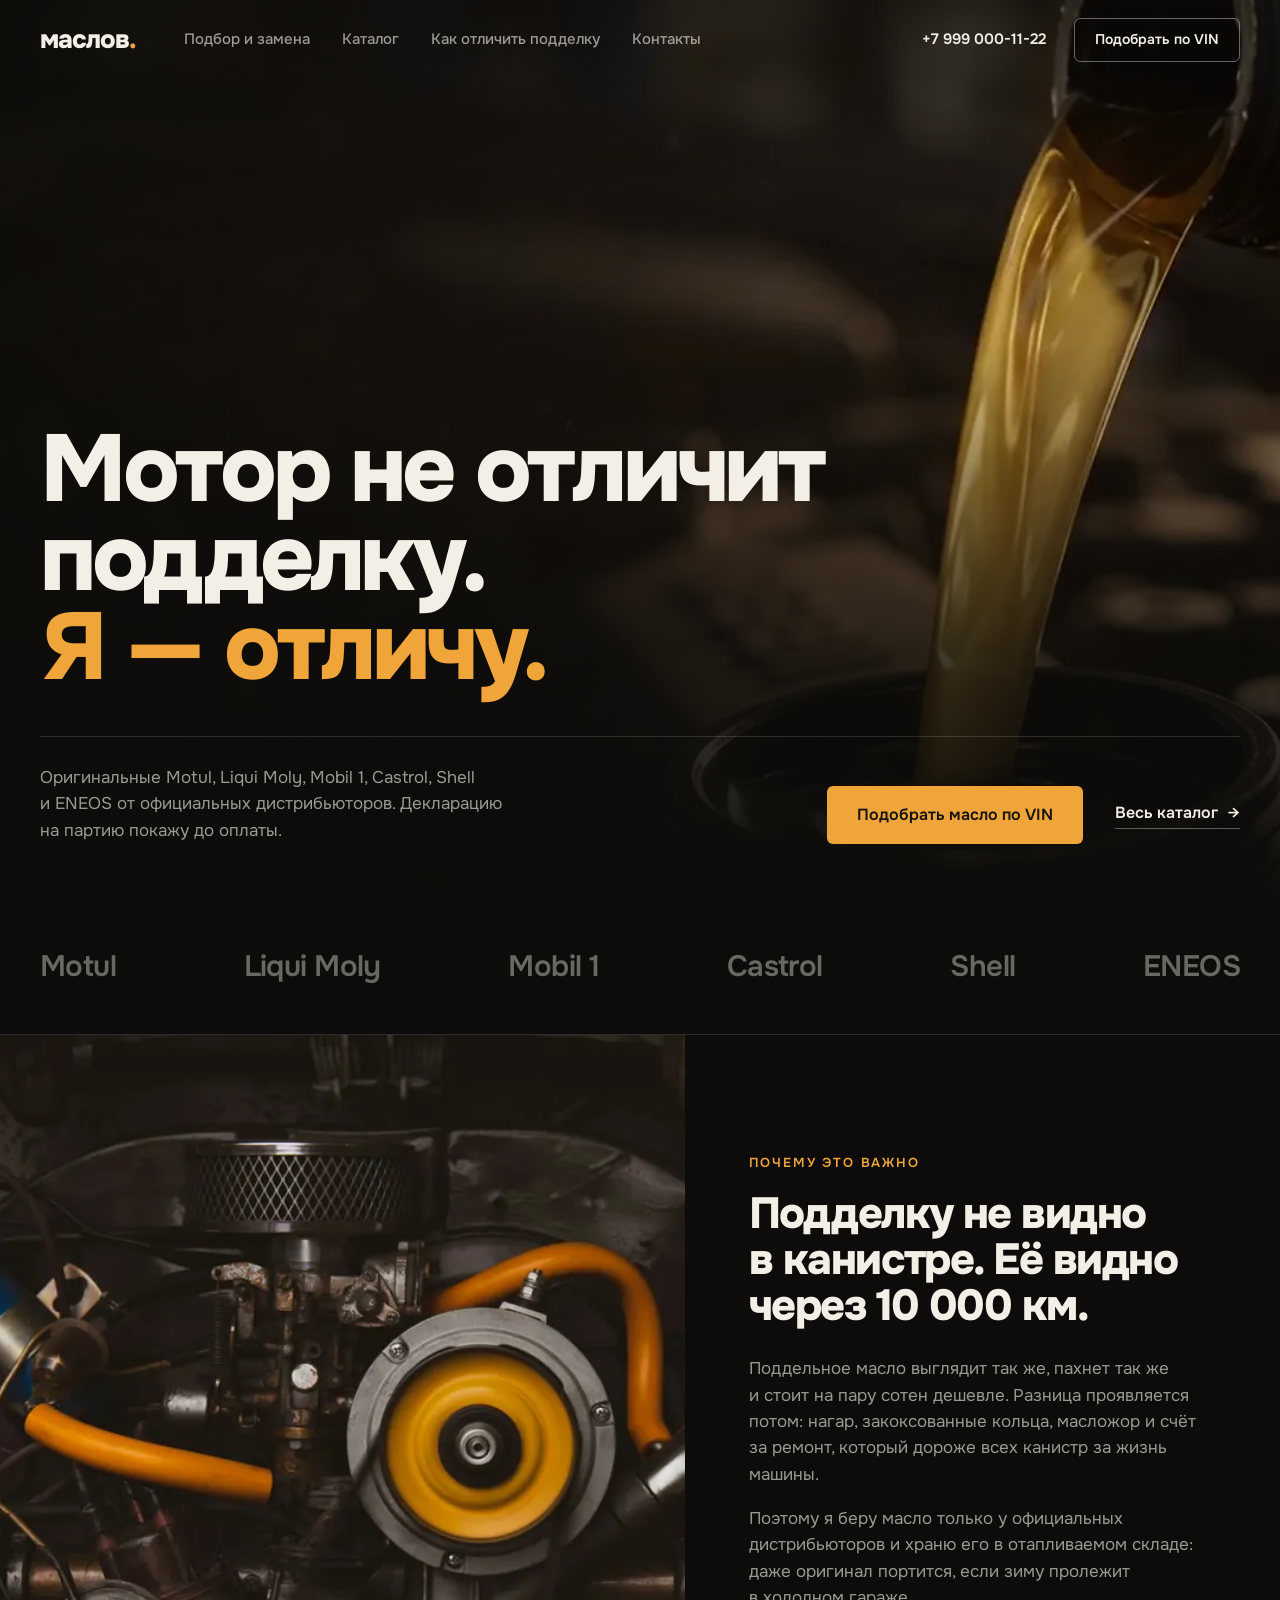
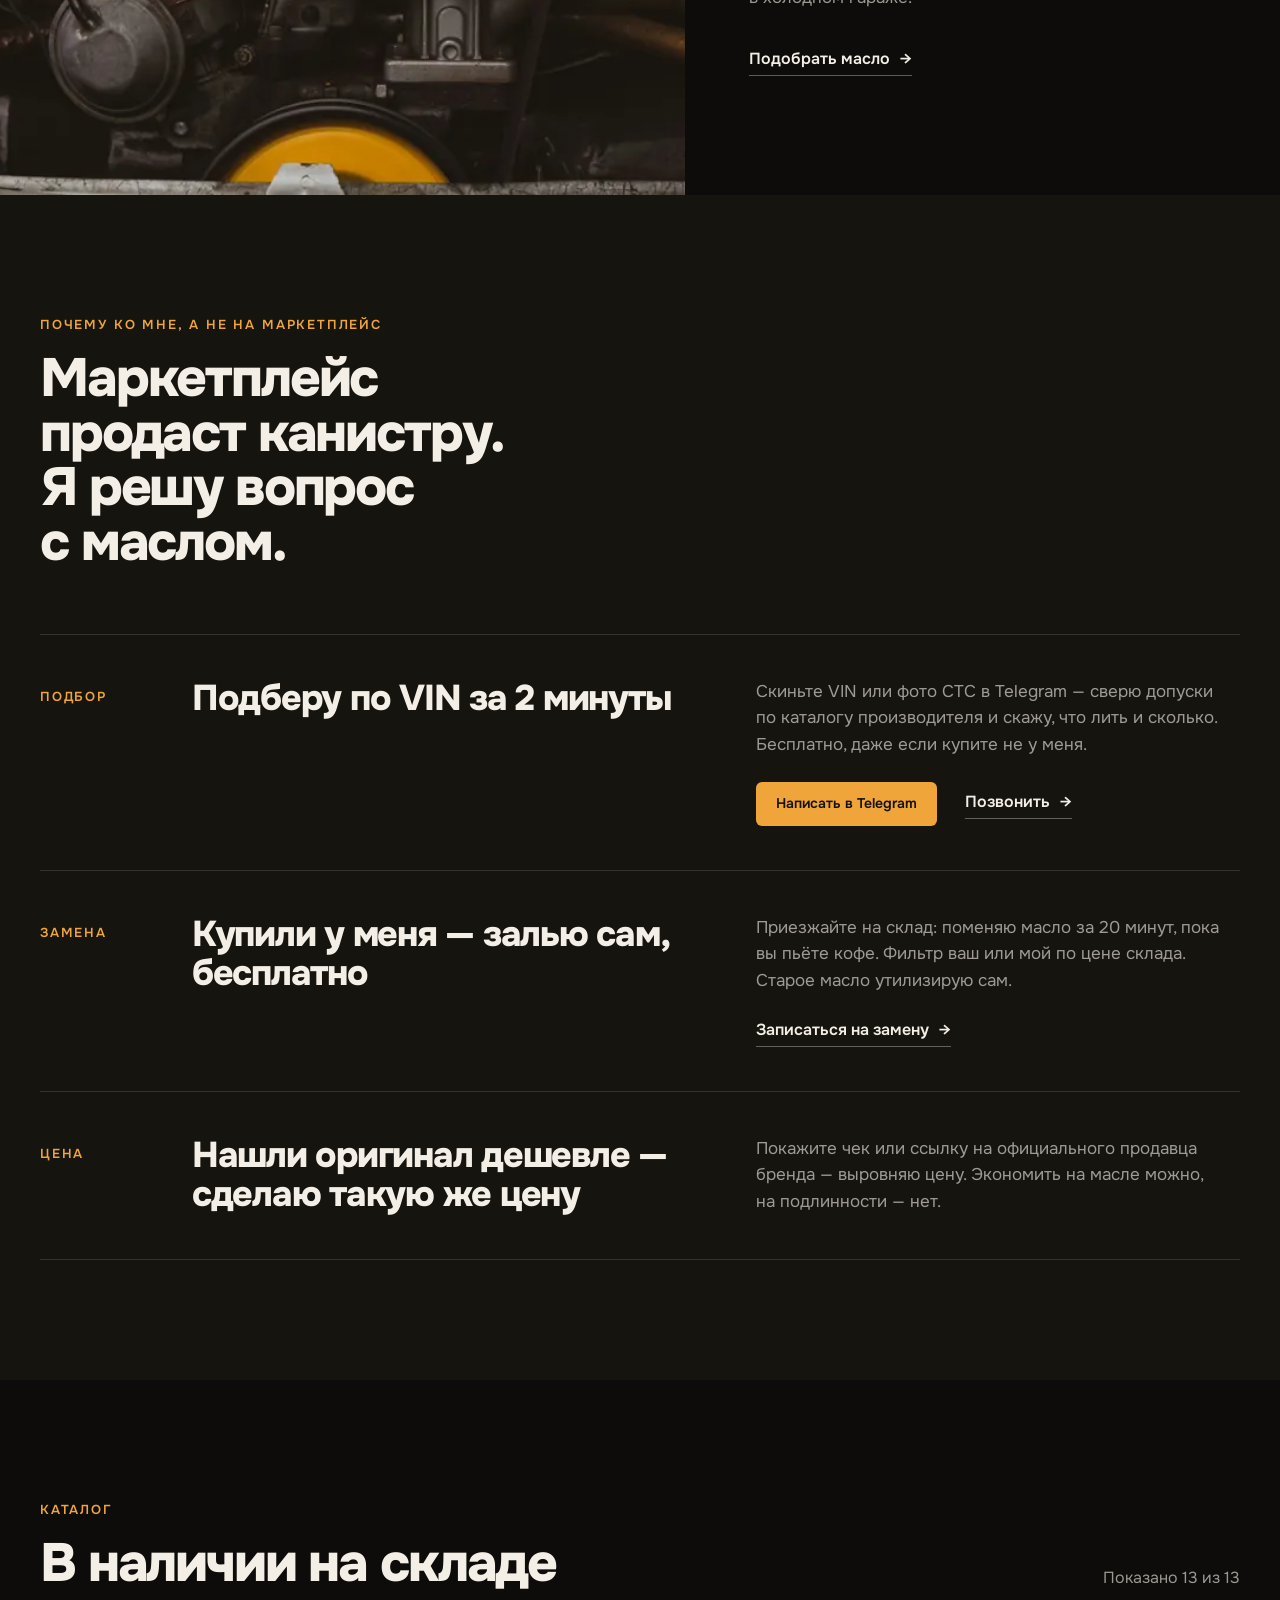
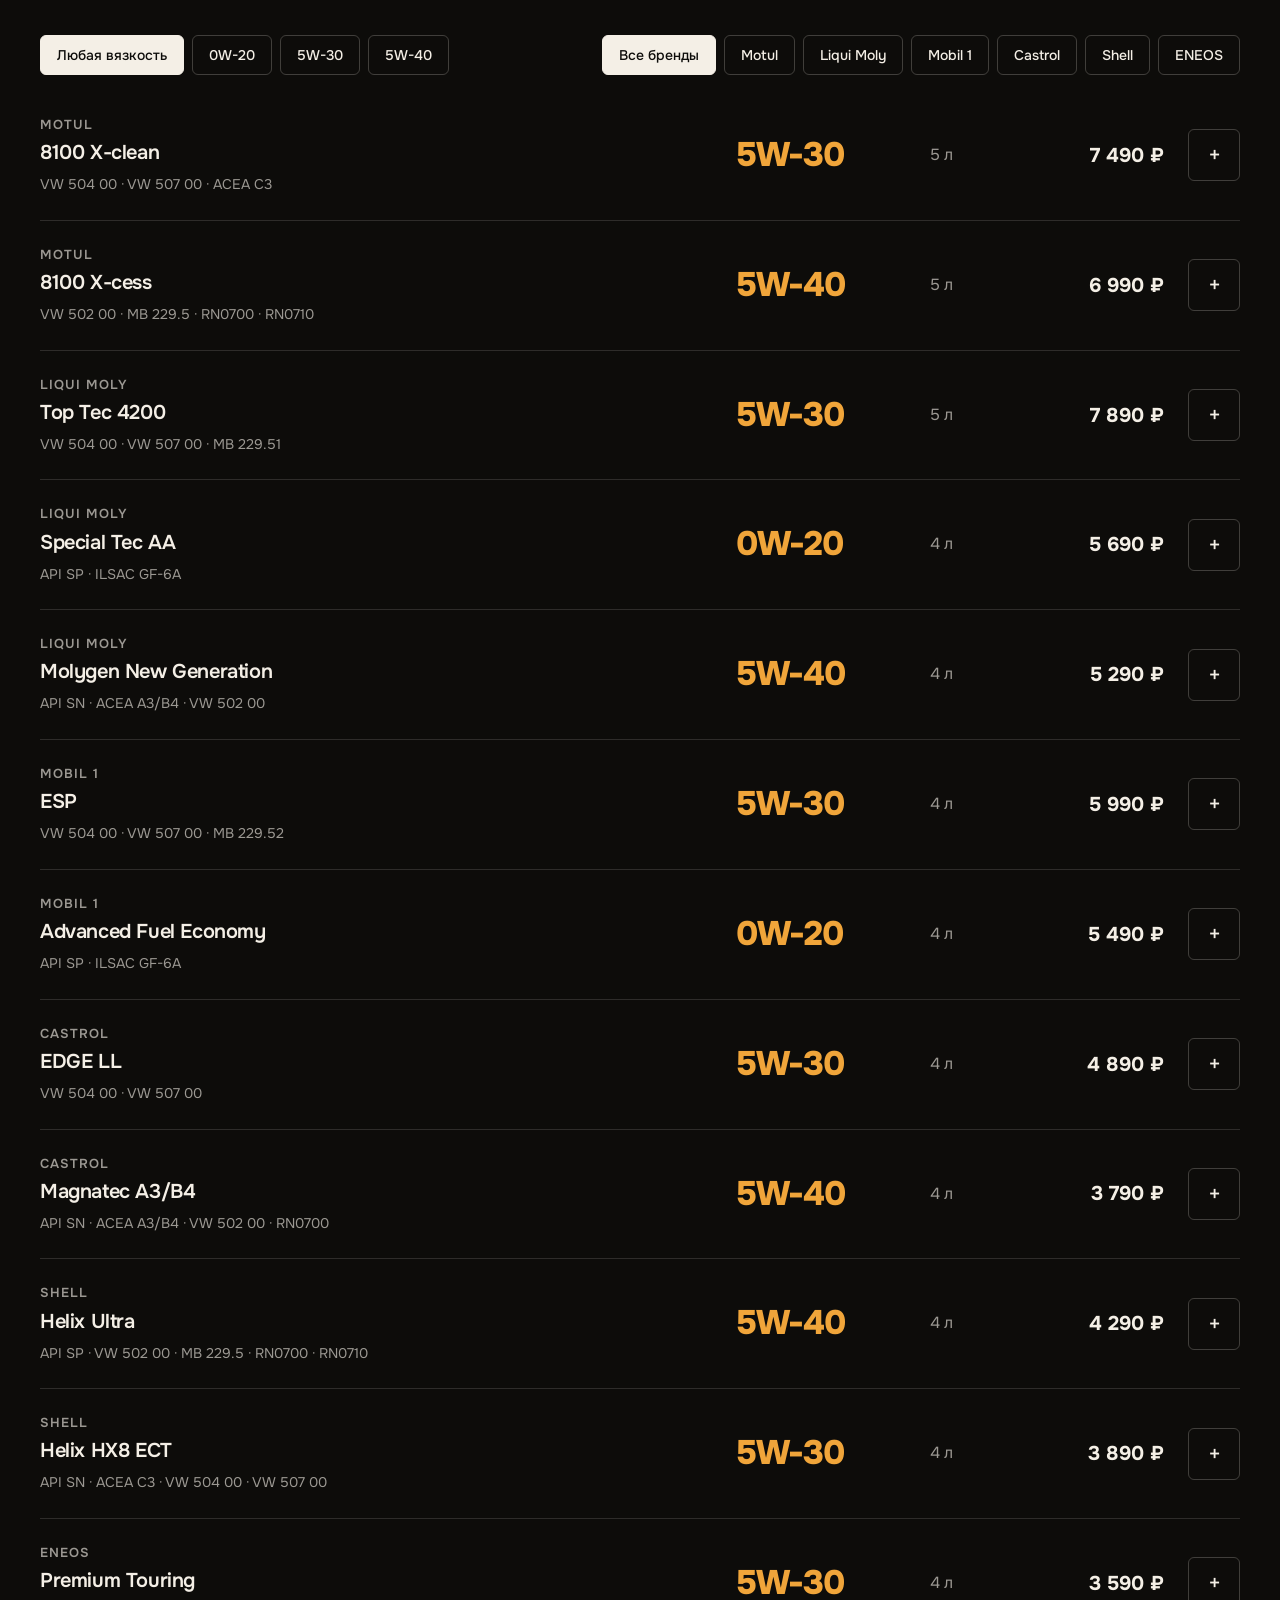
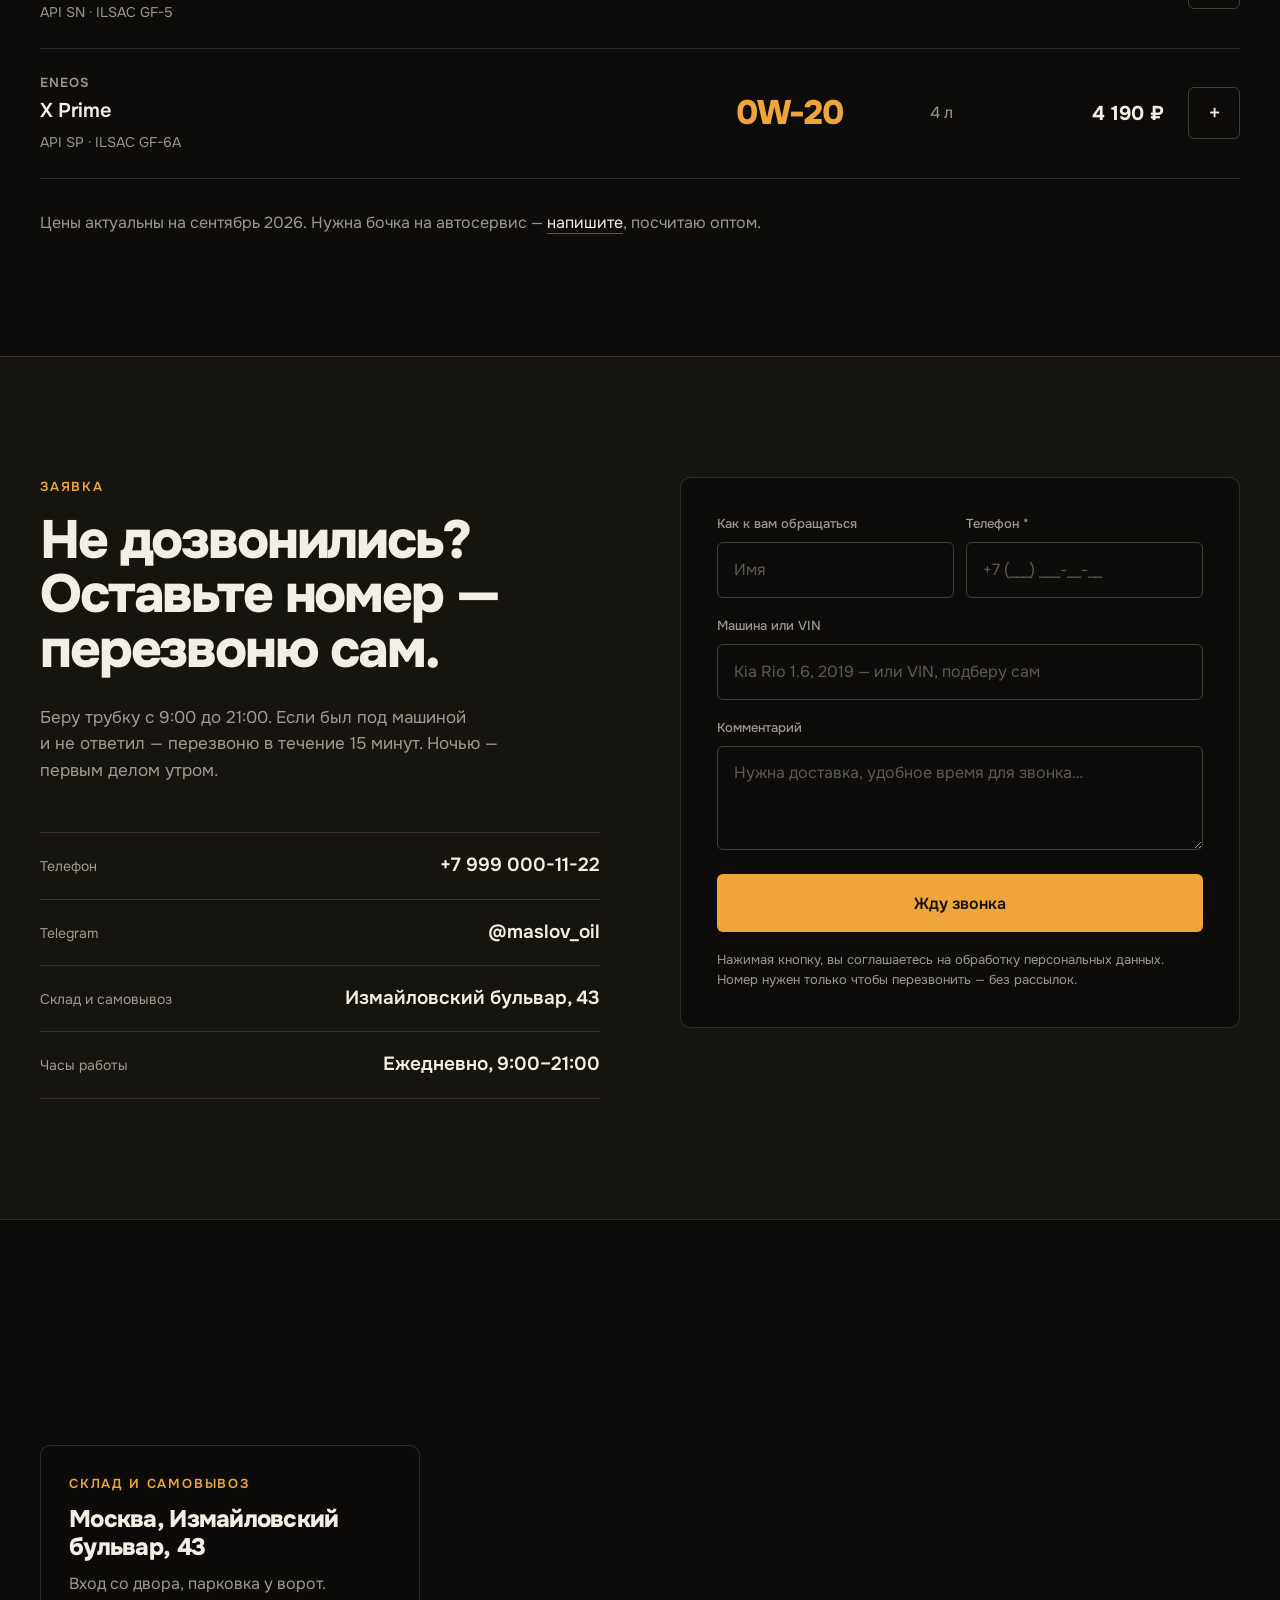
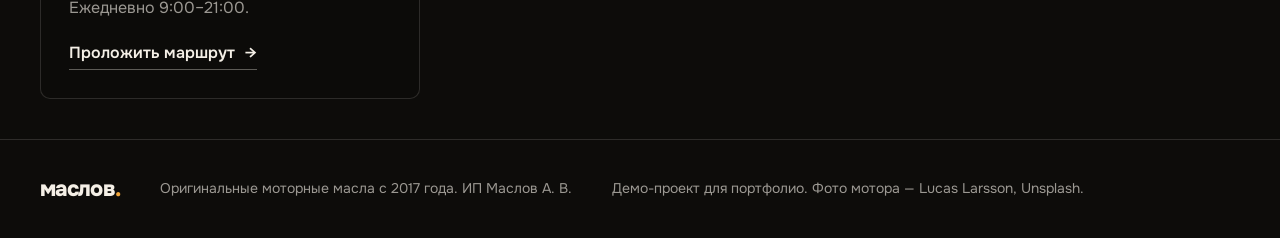
<file: index.html>
<!DOCTYPE html>
<html lang="ru">
<head>
  <meta charset="UTF-8">
  <meta name="viewport" content="width=device-width, initial-scale=1.0">
  <title>Маслов — оригинальные моторные масла</title>
  <meta name="description" content="Оригинальные моторные масла Motul, Liqui Moly, Mobil 1, Castrol, Shell и ENEOS от официальных дистрибьюторов. Декларация на каждую партию, подбор по VIN и бесплатная замена при покупке.">

  <!-- Превью ссылки в мессенджерах и соцсетях -->
  <meta property="og:type" content="website">
  <meta property="og:title" content="Маслов — мотор не отличит подделку. Я — отличу.">
  <meta property="og:description" content="Оригинальные моторные масла с декларацией на каждую партию. Подбор по VIN за 2 минуты и бесплатная замена при покупке.">
  <meta property="og:image" content="https://ambosius.github.io/maslov/assets/og-image.jpg">
  <meta property="og:url" content="https://ambosius.github.io/maslov/">
  <meta property="og:locale" content="ru_RU">
  <meta name="twitter:card" content="summary_large_image">
  <meta name="theme-color" content="#0d0c0a">
  <link rel="icon" href="assets/favicon.svg" type="image/svg+xml">

  <!-- Первый кадр видео грузим заранее, чтобы экран не был пустым -->
  <link rel="preload" href="assets/hero-poster.webp" as="image">
  <link rel="preconnect" href="https://fonts.googleapis.com">
  <link rel="preconnect" href="https://fonts.gstatic.com" crossorigin>
  <link href="https://fonts.googleapis.com/css2?family=Onest:wght@400;500;600;800&display=swap" rel="stylesheet">
  <link rel="stylesheet" href="styles.css">
</head>
<body>

  <!-- ===== Шапка: прозрачная поверх видео ===== -->
  <header class="header" id="header">
    <div class="container header__inner">
      <a href="#top" class="logo" aria-label="Маслов — на главную">маслов</a>

      <nav class="mainnav" aria-label="Основное меню">
        <ul class="mainnav__list" id="mainnavList">
          <li><a href="#service">Подбор и&nbsp;замена</a></li>
          <li><a href="#catalog">Каталог</a></li>
          <li><a href="#original">Как отличить подделку</a></li>
          <li><a href="#contacts">Контакты</a></li>
        </ul>
      </nav>

      <div class="header__actions">
        <a href="tel:+79990001122" class="header__phone">+7 999 000-11-22</a>
        <a href="#service" class="btn btn--outline btn--sm">Подобрать по&nbsp;VIN</a>
        <button class="burger" id="burgerBtn" aria-label="Открыть меню" aria-expanded="false" aria-controls="mainnavList">
          <span></span><span></span>
        </button>
      </div>
    </div>
  </header>

  <main id="top">

    <!-- ===== Главный экран: видео на весь экран ===== -->
    <section class="hero">
      <!-- Бесшовный цикл 5 с: конец ролика растворяется в начало, поэтому шва не видно -->
      <video class="hero__video" autoplay muted loop playsinline preload="auto"
             poster="assets/hero-poster.webp" src="assets/hero-loop.mp4"></video>
      <div class="hero__shade" aria-hidden="true"></div>

      <div class="container hero__inner">
        <h1 class="hero__title">
          Мотор не&nbsp;отличит подделку.
          <span class="hero__title-accent">Я&nbsp;— отличу.</span>
        </h1>

        <div class="hero__bottom">
          <p class="hero__lead">
            Оригинальные Motul, Liqui Moly, Mobil&nbsp;1, Castrol, Shell и&nbsp;ENEOS
            от&nbsp;официальных дистрибьюторов. Декларацию на&nbsp;партию покажу
            до&nbsp;оплаты.
          </p>
          <div class="hero__buttons">
            <a href="#service" class="btn btn--amber">Подобрать масло по&nbsp;VIN</a>
            <a href="#catalog" class="link-arrow">Весь каталог</a>
          </div>
        </div>
      </div>
    </section>

    <!-- ===== Бренды: крупно и спокойно, как титры ===== -->
    <section class="brands" aria-label="Бренды в наличии">
      <div class="container">
        <ul class="brands__list">
          <li>Motul</li>
          <li>Liqui Moly</li>
          <li>Mobil&nbsp;1</li>
          <li>Castrol</li>
          <li>Shell</li>
          <li>ENEOS</li>
        </ul>
      </div>
    </section>

    <!-- ===== Почему оригинал: большой кадр + текст ===== -->
    <section class="story" id="original">
      <div class="story__photo">
        <!-- Фото: Lucas Larsson, Unsplash. На телефонах грузится лёгкая версия -->
        <img src="assets/engine-1600.webp"
             srcset="assets/engine-900.webp 900w, assets/engine-1600.webp 1600w"
             sizes="(max-width: 900px) 100vw, 55vw"
             width="1600" height="1141"
             alt="Двигатель крупным планом, янтарные патрубки в полумраке" loading="lazy">
      </div>

      <div class="story__text">
        <p class="kicker">Почему это важно</p>
        <h2 class="story__title">Подделку не&nbsp;видно в&nbsp;канистре. Её&nbsp;видно через 10&nbsp;000&nbsp;км.</h2>
        <p>
          Поддельное масло выглядит так&nbsp;же, пахнет так&nbsp;же и&nbsp;стоит
          на&nbsp;пару сотен дешевле. Разница проявляется потом: нагар, закоксованные
          кольца, масложор и&nbsp;счёт за&nbsp;ремонт, который дороже всех
          канистр за&nbsp;жизнь машины.
        </p>
        <p>
          Поэтому я&nbsp;беру масло только у&nbsp;официальных дистрибьюторов
          и&nbsp;храню его в&nbsp;отапливаемом складе: даже оригинал портится,
          если зиму пролежит в&nbsp;холодном гараже.
        </p>
        <a href="#service" class="link-arrow">Подобрать масло</a>
      </div>
    </section>

    <!-- ===== Почему ко мне: подбор, замена, цена ===== -->
    <section class="section service" id="service">
      <div class="container">

        <p class="kicker">Почему ко&nbsp;мне, а&nbsp;не&nbsp;на&nbsp;маркетплейс</p>
        <h2 class="section-title service__title">Маркетплейс продаст канистру. Я&nbsp;решу вопрос с&nbsp;маслом.</h2>

        <ul class="service__list">
          <li class="service__item">
            <p class="service__tag">Подбор</p>
            <h3 class="service__name">Подберу по&nbsp;VIN за&nbsp;2&nbsp;минуты</h3>
            <div class="service__body">
              <p>
                Скиньте VIN или фото СТС в&nbsp;Telegram&nbsp;— сверю допуски
                по&nbsp;каталогу производителя и&nbsp;скажу, что лить и&nbsp;сколько.
                Бесплатно, даже если купите не&nbsp;у&nbsp;меня.
              </p>
              <div class="service__actions">
                <a href="https://t.me/" class="btn btn--amber btn--sm" target="_blank" rel="noopener">Написать в&nbsp;Telegram</a>
                <a href="tel:+79990001122" class="link-arrow">Позвонить</a>
              </div>
            </div>
          </li>
          <li class="service__item">
            <p class="service__tag">Замена</p>
            <h3 class="service__name">Купили у&nbsp;меня&nbsp;— залью сам, бесплатно</h3>
            <div class="service__body">
              <p>
                Приезжайте на&nbsp;склад: поменяю масло за&nbsp;20&nbsp;минут, пока
                вы&nbsp;пьёте кофе. Фильтр ваш или мой по&nbsp;цене склада.
                Старое масло утилизирую сам.
              </p>
              <div class="service__actions">
                <a href="#contacts" class="link-arrow">Записаться на&nbsp;замену</a>
              </div>
            </div>
          </li>
          <li class="service__item">
            <p class="service__tag">Цена</p>
            <h3 class="service__name">Нашли оригинал дешевле&nbsp;— сделаю такую&nbsp;же цену</h3>
            <div class="service__body">
              <p>
                Покажите чек или ссылку на&nbsp;официального продавца бренда&nbsp;—
                выровняю цену. Экономить на&nbsp;масле можно, на&nbsp;подлинности&nbsp;— нет.
              </p>
            </div>
          </li>
        </ul>

      </div>
    </section>

    <!-- ===== Каталог: прайс-лист, а не плитка карточек ===== -->
    <section class="section catalog" id="catalog">
      <div class="container">

        <div class="catalog__head">
          <div>
            <p class="kicker">Каталог</p>
            <h2 class="section-title">В наличии на&nbsp;складе</h2>
          </div>
          <p class="catalog__count" id="catalogCount"></p>
        </div>

        <div class="filters" id="catalogFilters">
          <div class="filters__group" data-filter="viscosity"></div>
          <div class="filters__group" data-filter="brand"></div>
        </div>

        <ul class="products" id="catalogList"></ul>

        <p class="catalog__foot">
          Цены актуальны на&nbsp;сентябрь 2026. Нужна бочка на&nbsp;автосервис&nbsp;—
          <a href="#contacts" class="link-underline">напишите</a>, посчитаю оптом.
        </p>
      </div>
    </section>

    <!-- ===== Заявка и контакты ===== -->
    <section class="section request" id="contacts">
      <div class="container request__inner">

        <div class="request__intro">
          <p class="kicker">Заявка</p>
          <h2 class="section-title">Не&nbsp;дозвонились? Оставьте номер&nbsp;— перезвоню сам.</h2>
          <p class="request__note">
            Беру трубку с&nbsp;9:00 до&nbsp;21:00. Если был под машиной и&nbsp;не&nbsp;ответил&nbsp;—
            перезвоню в&nbsp;течение 15&nbsp;минут. Ночью&nbsp;— первым делом утром.
          </p>

          <ul class="contacts">
            <li>
              <span class="contacts__label">Телефон</span>
              <a href="tel:+79990001122" class="contacts__value">+7 999 000-11-22</a>
            </li>
            <li>
              <span class="contacts__label">Telegram</span>
              <a href="https://t.me/" class="contacts__value" target="_blank" rel="noopener">@maslov_oil</a>
            </li>
            <li>
              <span class="contacts__label">Склад и&nbsp;самовывоз</span>
              <span class="contacts__value">Измайловский бульвар, 43</span>
            </li>
            <li>
              <span class="contacts__label">Часы работы</span>
              <span class="contacts__value">Ежедневно, 9:00–21:00</span>
            </li>
          </ul>
        </div>

        <form class="request__form" id="requestForm" novalidate>
          <div class="request__row">
            <label class="field">
              <span class="field__label">Как к&nbsp;вам обращаться</span>
              <input class="field__input" type="text" name="name" placeholder="Имя" autocomplete="given-name">
            </label>
            <label class="field">
              <span class="field__label">Телефон *</span>
              <input class="field__input" type="tel" name="phone" id="requestPhone" placeholder="+7 (___) ___-__-__" autocomplete="tel" required>
              <span class="field__error" id="phoneError" hidden>Проверьте номер: нужно 10 цифр после +7</span>
            </label>
          </div>

          <label class="field">
            <span class="field__label">Машина или VIN</span>
            <input class="field__input" type="text" name="car" placeholder="Kia Rio 1.6, 2019 — или VIN, подберу сам">
          </label>

          <label class="field">
            <span class="field__label">Комментарий</span>
            <textarea class="field__input field__input--area" name="comment" rows="3" placeholder="Нужна доставка, удобное время для звонка…"></textarea>
          </label>

          <!-- Позиции из заявки — заполняются скриптом -->
          <div class="request__items" id="requestItems" hidden>
            <p class="field__label">В&nbsp;заявке</p>
            <ul id="requestItemsList"></ul>
          </div>

          <button class="btn btn--amber request__submit" type="submit" id="requestSend">Жду звонка</button>
          <p class="request__fail" id="requestFail" hidden>
            Не&nbsp;получилось отправить. Позвоните: <a href="tel:+79990001122" class="link-underline">+7 999 000-11-22</a>
          </p>
          <p class="request__legal">
            Нажимая кнопку, вы соглашаетесь на&nbsp;обработку персональных данных.
            Номер нужен только чтобы перезвонить&nbsp;— без рассылок.
          </p>

          <!-- Сообщение после отправки -->
          <div class="request__done" id="requestDone" hidden>
            <p class="request__done-title">Принял, спасибо!</p>
            <p>Перезвоню в&nbsp;течение 15&nbsp;минут, если сейчас рабочее время.</p>
            <p class="request__number" id="requestNumber"></p>
          </div>
        </form>

      </div>
    </section>

    <!-- ===== Карта: виджет Яндекса без ключа API ===== -->
    <section class="map" aria-label="Склад на карте">
      <iframe class="map__frame" title="Склад на карте: Москва, Измайловский бульвар, 43"
              src="https://yandex.ru/map-widget/v1/?ll=37.798126%2C55.797295&amp;z=16&amp;pt=37.798126%2C55.797295%2Cpm2rdl&amp;theme=dark"
              loading="lazy" allowfullscreen></iframe>

      <div class="container map__inner">
        <div class="map__card">
          <p class="kicker">Склад и&nbsp;самовывоз</p>
          <p class="map__address">Москва, Измайловский бульвар,&nbsp;43</p>
          <p class="map__hint">Вход со&nbsp;двора, парковка у&nbsp;ворот. Ежедневно 9:00–21:00.</p>
          <a class="link-arrow" href="https://yandex.ru/maps/?rtext=~55.797295%2C37.798126&amp;rtt=auto" target="_blank" rel="noopener">Проложить маршрут</a>
        </div>
      </div>
    </section>

    <!-- ===== Плашка заявки: появляется, когда что-то добавлено ===== -->
    <div class="cartbar" id="cartbar" hidden>
      <div class="container cartbar__inner">
        <p class="cartbar__text">
          В заявке <strong id="cartCount">0</strong>
          <span class="cartbar__sep">·</span>
          <strong id="cartSum">0 ₽</strong>
        </p>
        <a href="#contacts" class="btn btn--amber btn--sm">Оформить заявку</a>
      </div>
    </div>

  </main>

  <!-- ===== Подвал ===== -->
  <footer class="footer">
    <div class="container footer__inner">
      <a href="#top" class="logo">маслов</a>
      <p class="footer__text">Оригинальные моторные масла с&nbsp;2017 года. ИП Маслов А.&nbsp;В.</p>
      <p class="footer__text">Демо-проект для портфолио. Фото мотора&nbsp;— Lucas Larsson, Unsplash.</p>
    </div>
  </footer>

  <script src="config.js"></script>
  <script src="script.js"></script>
</body>
</html>
</file>
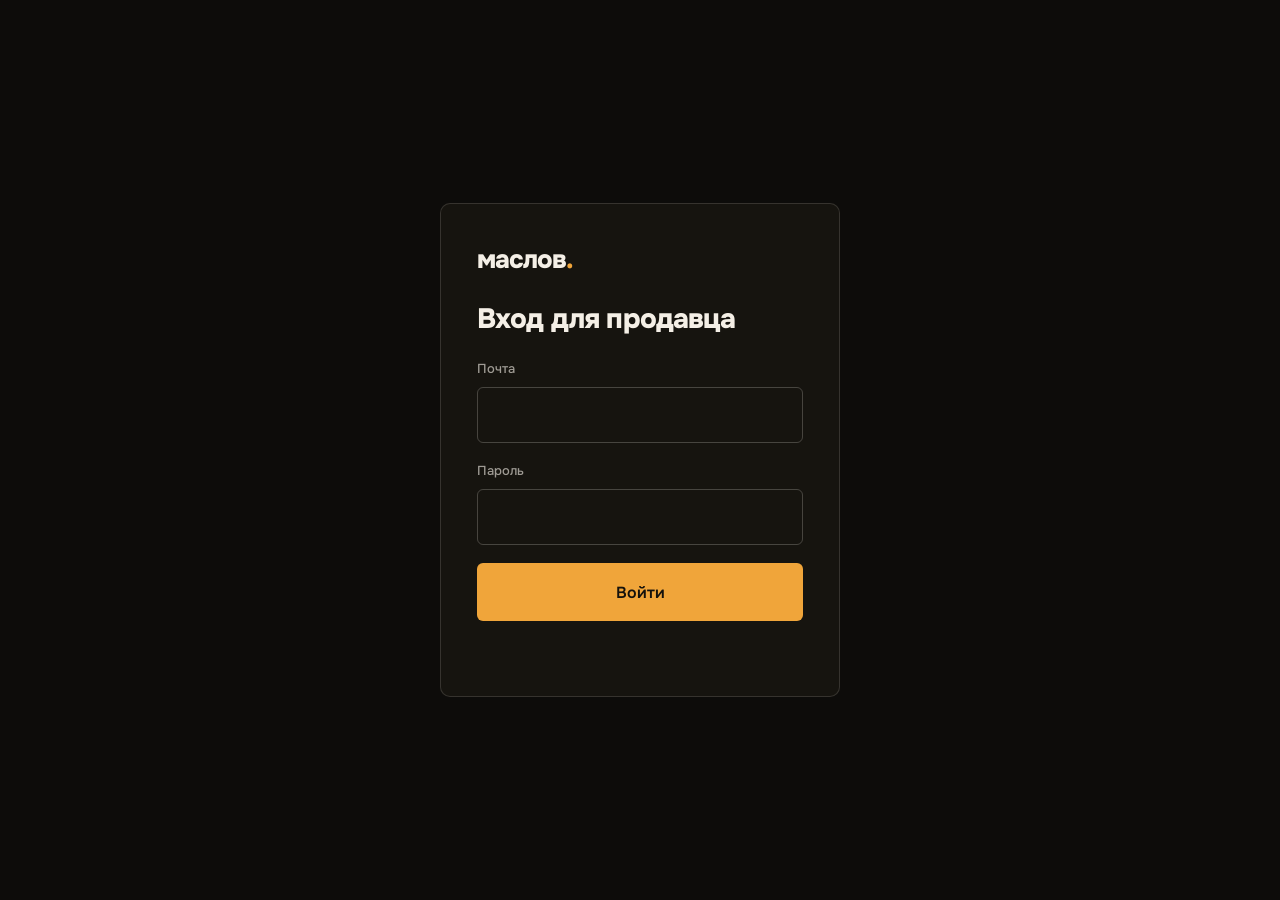
<file: admin.html>
<!DOCTYPE html>
<html lang="ru">
<head>
  <meta charset="UTF-8">
  <meta name="viewport" content="width=device-width, initial-scale=1.0">
  <title>Админка — Маслов</title>
  <!-- Служебная страница: поисковикам здесь делать нечего -->
  <meta name="robots" content="noindex, nofollow">
  <meta name="theme-color" content="#0d0c0a">
  <link rel="icon" href="assets/favicon.svg" type="image/svg+xml">

  <link rel="preconnect" href="https://fonts.googleapis.com">
  <link rel="preconnect" href="https://fonts.gstatic.com" crossorigin>
  <link href="https://fonts.googleapis.com/css2?family=Onest:wght@400;500;600;800&display=swap" rel="stylesheet">
  <link rel="stylesheet" href="styles.css">
  <link rel="stylesheet" href="admin.css">
</head>
<body class="admin">

  <!-- ===== Вход ===== -->
  <main class="login" id="loginView" hidden>
    <form class="login__form" id="loginForm">
      <p class="logo">маслов</p>
      <h1 class="login__title">Вход для&nbsp;продавца</h1>

      <label class="field">
        <span class="field__label">Почта</span>
        <input class="field__input" type="email" name="email" autocomplete="username" required>
      </label>
      <label class="field">
        <span class="field__label">Пароль</span>
        <input class="field__input" type="password" name="password" autocomplete="current-password" required>
      </label>

      <button class="btn btn--amber" type="submit" id="loginBtn">Войти</button>
      <p class="login__status" id="loginStatus" role="status"></p>
    </form>
  </main>

  <!-- ===== Рабочая панель ===== -->
  <div class="panel" id="panelView" hidden>
    <header class="panel__head">
      <div class="container panel__head-inner">
        <a href="./" class="logo" title="Открыть сайт">маслов</a>

        <nav class="tabs" role="tablist">
          <button class="tabs__btn active" data-tab="products" role="tab">Товары</button>
          <button class="tabs__btn" data-tab="requests" role="tab">
            Заявки <span class="tabs__badge" id="newCount" hidden></span>
          </button>
        </nav>

        <button class="panel__logout" id="logoutBtn">Выйти</button>
      </div>
    </header>

    <!-- Товары -->
    <section class="container panel__body" id="tab-products">
      <div class="panel__bar">
        <p class="panel__hint">Цена и статус сохраняются сразу после изменения. «Нет» — товар скрыт с&nbsp;сайта.</p>
        <button class="btn btn--amber btn--sm" id="addProductBtn">+ Добавить товар</button>
      </div>

      <!-- Форма нового товара -->
      <form class="newproduct" id="newProductForm" hidden>
        <label class="field"><span class="field__label">Бренд</span><input class="field__input" name="brand" required placeholder="Motul"></label>
        <label class="field"><span class="field__label">Название</span><input class="field__input" name="name" required placeholder="8100 X-clean"></label>
        <label class="field"><span class="field__label">Вязкость</span><input class="field__input" name="viscosity" required placeholder="5W-30"></label>
        <label class="field"><span class="field__label">Объём, л</span><input class="field__input" name="volume" type="number" step="0.5" min="0.5" required value="4"></label>
        <label class="field"><span class="field__label">Цена, ₽</span><input class="field__input" name="price" type="number" min="0" required></label>
        <label class="field newproduct__wide"><span class="field__label">Допуски через запятую</span><input class="field__input" name="approvals" placeholder="VW 504 00, ACEA C3"></label>
        <div class="newproduct__actions">
          <button class="btn btn--amber btn--sm" type="submit">Сохранить</button>
          <button class="btn btn--outline btn--sm" type="button" id="cancelProductBtn">Отмена</button>
        </div>
      </form>

      <ul class="rows" id="productRows"></ul>
    </section>

    <!-- Заявки -->
    <section class="container panel__body" id="tab-requests" hidden>
      <div class="panel__bar">
        <div class="filters__group" id="requestFilter">
          <button class="chip active" data-value="open">Новые и&nbsp;в&nbsp;работе</button>
          <button class="chip" data-value="all">Все</button>
        </div>
        <button class="btn btn--outline btn--sm" id="reloadRequestsBtn">Обновить</button>
      </div>
      <ul class="rows" id="requestRows"></ul>
    </section>

    <!-- Всплывающее «Сохранено» / ошибка -->
    <p class="toast" id="toast" role="status" hidden></p>
  </div>

  <script src="config.js"></script>
  <script src="admin.js"></script>
</body>
</html>
</file>
<file: styles.css>
/* ===== Переменные и сброс ===== */
:root {
  --color-bg: #0d0c0a;          /* тёплый чёрный, не холодный #000 */
  --color-bg-soft: #16140f;
  --color-line: rgba(244, 239, 230, 0.14);
  --color-text: #f4efe6;
  --color-text-muted: rgba(244, 239, 230, 0.62);
  --color-amber: #f0a53a;       /* цвет самого масла на просвет */
  --color-amber-hover: #ffb955;
  --container-width: 1320px;
  --header-height: 80px;
  --font-main: 'Onest', system-ui, -apple-system, sans-serif;
}

* { box-sizing: border-box; margin: 0; padding: 0; }

/* hidden должен прятать всегда, даже если у элемента свой display */
[hidden] { display: none !important; }

html { scroll-behavior: smooth; scroll-padding-top: var(--header-height); }

body {
  font-family: var(--font-main);
  color: var(--color-text);
  background: var(--color-bg);
  line-height: 1.55;
  -webkit-font-smoothing: antialiased;
}

img, video { max-width: 100%; display: block; }

a { color: inherit; text-decoration: none; }

ul { list-style: none; }

button { font-family: inherit; cursor: pointer; border: none; background: none; color: inherit; }

.container {
  width: 100%;
  max-width: var(--container-width);
  margin: 0 auto;
  padding: 0 40px;
}

.kicker {
  font-size: 13px;
  font-weight: 600;
  letter-spacing: 0.14em;
  text-transform: uppercase;
  color: var(--color-amber);
}

/* ===== Кнопки и ссылки ===== */
.btn {
  display: inline-flex;
  align-items: center;
  justify-content: center;
  height: 58px;
  padding: 0 30px;
  border-radius: 6px;
  font-weight: 600;
  font-size: 16px;
  white-space: nowrap;
  transition: background 0.2s, color 0.2s, border-color 0.2s;
}

.btn--sm { height: 44px; padding: 0 20px; font-size: 14px; }

.btn--amber { background: var(--color-amber); color: #15120c; }
.btn--amber:hover { background: var(--color-amber-hover); }

.btn--outline { border: 1px solid rgba(244, 239, 230, 0.4); }
.btn--outline:hover { border-color: var(--color-amber); color: var(--color-amber); }

/* Текстовая ссылка со стрелкой, которая сдвигается при наведении */
.link-arrow {
  display: inline-flex;
  align-items: center;
  gap: 10px;
  font-weight: 600;
  border-bottom: 1px solid rgba(244, 239, 230, 0.35);
  padding-bottom: 3px;
  transition: border-color 0.2s, color 0.2s;
}

.link-arrow::after {
  content: '→';
  transition: transform 0.2s;
}

.link-arrow:hover { color: var(--color-amber); border-color: var(--color-amber); }
.link-arrow:hover::after { transform: translateX(4px); }

/* ===== Шапка ===== */
.header {
  position: fixed;
  inset: 0 0 auto;
  z-index: 50;
  height: var(--header-height);
  transition: background 0.3s, height 0.3s;
}

/* Класс ставит скрипт, когда страницу прокрутили ниже видео */
.header.scrolled {
  background: rgba(13, 12, 10, 0.92);
  backdrop-filter: blur(10px);
  border-bottom: 1px solid var(--color-line);
}

.header__inner {
  height: 100%;
  display: flex;
  align-items: center;
  gap: 48px;
}

/* Словесный знак: строчными, с янтарной точкой — как капля */
.logo {
  font-weight: 800;
  font-size: 26px;
  letter-spacing: -0.04em;
}

.logo::after {
  content: '.';
  color: var(--color-amber);
}

.mainnav__list {
  display: flex;
  gap: 32px;
  font-size: 15px;
  font-weight: 500;
}

.mainnav__list a {
  color: var(--color-text-muted);
  transition: color 0.2s;
}

.mainnav__list a:hover { color: var(--color-text); }

.header__actions {
  margin-left: auto;
  display: flex;
  align-items: center;
  gap: 28px;
}

.header__phone { font-weight: 600; font-size: 15px; }
.header__phone:hover { color: var(--color-amber); }

.burger {
  display: none;
  width: 44px;
  height: 44px;
  flex-direction: column;
  justify-content: center;
  align-items: center;
  gap: 8px;
}

.burger span {
  width: 24px;
  height: 2px;
  background: var(--color-text);
  transition: transform 0.25s;
}

.burger.open span:nth-child(1) { transform: translateY(5px) rotate(45deg); }
.burger.open span:nth-child(2) { transform: translateY(-5px) rotate(-45deg); }

/* ===== Главный экран ===== */
.hero {
  position: relative;
  height: 100svh;
  min-height: 640px;
  max-height: 1100px;
  overflow: hidden;
  display: flex;
}

/* Ролик уже тёмный и тёплый — только чуть приглушаем, чтобы текст читался */
.hero__video {
  position: absolute;
  inset: 0;
  width: 100%;
  height: 100%;
  object-fit: cover;
  filter: brightness(0.85) contrast(1.05);
}

/* Затемнение снизу и слева — под текст */
.hero__shade {
  position: absolute;
  inset: 0;
  background:
    linear-gradient(to top, var(--color-bg) 0%, rgba(13, 12, 10, 0.75) 28%, rgba(13, 12, 10, 0) 62%),
    linear-gradient(to right, rgba(13, 12, 10, 0.7) 0%, rgba(13, 12, 10, 0) 60%),
    linear-gradient(to bottom, rgba(13, 12, 10, 0.55) 0%, rgba(13, 12, 10, 0) 22%);
}

.hero__inner {
  position: relative;
  display: flex;
  flex-direction: column;
  justify-content: flex-end;
  padding-bottom: 56px;
}

.hero__title {
  max-width: 16ch;
  font-weight: 800;
  font-size: clamp(46px, 7.4vw, 116px);
  line-height: 0.94;
  letter-spacing: -0.045em;
}

.hero__title-accent {
  display: block;
  color: var(--color-amber);
}

.hero__bottom {
  display: flex;
  align-items: flex-end;
  justify-content: space-between;
  gap: 40px;
  margin-top: 44px;
  padding-top: 28px;
  border-top: 1px solid var(--color-line);
}

.hero__lead {
  max-width: 470px;
  font-size: 17px;
  color: var(--color-text-muted);
}

.hero__buttons {
  display: flex;
  align-items: center;
  gap: 32px;
  flex-shrink: 0;
}

/* ===== Бренды ===== */
.brands { border-bottom: 1px solid var(--color-line); }

.brands__list {
  display: flex;
  justify-content: space-between;
  flex-wrap: wrap;
  gap: 16px 32px;
  padding: 44px 0;
  font-weight: 600;
  font-size: clamp(20px, 2.3vw, 32px);
  letter-spacing: -0.02em;
  color: rgba(244, 239, 230, 0.4);
}

.brands__list li { transition: color 0.2s; }
.brands__list li:hover { color: var(--color-text); }

/* ===== История: большое фото + текст ===== */
.story {
  display: grid;
  grid-template-columns: 1.15fr 1fr;
  min-height: 760px;
}

.story__photo { position: relative; }

.story__photo img {
  position: absolute;
  inset: 0;
  width: 100%;
  height: 100%;
  object-fit: cover;
}

.story__text {
  align-self: center;
  max-width: 600px;
  padding: 100px 64px;
}

.story__title {
  margin: 18px 0 28px;
  font-weight: 800;
  font-size: clamp(32px, 3.4vw, 50px);
  line-height: 1.05;
  letter-spacing: -0.035em;
}

.story__text p:not(.kicker) {
  margin-bottom: 18px;
  font-size: 17px;
  color: var(--color-text-muted);
}

.story__text .link-arrow { margin-top: 18px; }

/* ===== Общие секции ===== */
.section { padding: 120px 0; }

.section-title {
  margin-top: 16px;
  font-weight: 800;
  font-size: clamp(34px, 4.2vw, 60px);
  line-height: 1.02;
  letter-spacing: -0.04em;
}

.link-underline {
  color: var(--color-text);
  border-bottom: 1px solid rgba(244, 239, 230, 0.35);
  transition: color 0.2s, border-color 0.2s;
}

.link-underline:hover { color: var(--color-amber); border-color: var(--color-amber); }

/* ===== Почему ко мне ===== */
.service { background: var(--color-bg-soft); }

.service__title { max-width: 14ch; }

.service__list {
  margin-top: 64px;
  border-top: 1px solid var(--color-line);
}

/* Каждый довод — строка: метка, крупное обещание, пояснение с действием */
.service__item {
  display: grid;
  grid-template-columns: 120px 1.1fr 1fr;
  gap: 32px;
  align-items: start;
  padding: 44px 0;
  border-bottom: 1px solid var(--color-line);
}

.service__tag {
  padding-top: 8px;
  font-size: 13px;
  font-weight: 600;
  letter-spacing: 0.14em;
  text-transform: uppercase;
  color: var(--color-amber);
}

.service__name {
  font-weight: 800;
  font-size: clamp(26px, 2.8vw, 38px);
  line-height: 1.08;
  letter-spacing: -0.035em;
}

.service__body p {
  font-size: 17px;
  color: var(--color-text-muted);
}

.service__actions {
  display: flex;
  flex-wrap: wrap;
  align-items: center;
  gap: 16px 28px;
  margin-top: 24px;
}

/* ===== Поля формы ===== */
.field { display: flex; flex-direction: column; gap: 8px; }

.field__label {
  font-size: 13px;
  font-weight: 500;
  color: var(--color-text-muted);
}

/* ===== Каталог ===== */
.catalog__head {
  display: flex;
  align-items: flex-end;
  justify-content: space-between;
  gap: 24px;
}

.catalog__count { color: var(--color-text-muted); }

.filters {
  display: flex;
  flex-wrap: wrap;
  justify-content: space-between;
  gap: 12px 32px;
  margin: 44px 0 16px;
}

.filters__group { display: flex; flex-wrap: wrap; gap: 8px; }

.chip {
  height: 40px;
  padding: 0 16px;
  border: 1px solid rgba(244, 239, 230, 0.22);
  border-radius: 6px;
  font-size: 14px;
  font-weight: 500;
  transition: background 0.2s, color 0.2s, border-color 0.2s;
}

.chip:hover { border-color: var(--color-text); }

.chip.active {
  background: var(--color-text);
  border-color: var(--color-text);
  color: var(--color-bg);
}

.catalog__foot {
  margin-top: 32px;
  color: var(--color-text-muted);
}

/* ===== Строка товара: как позиция в прайсе ===== */
.product {
  display: grid;
  grid-template-columns: 1fr 170px 80px 130px 52px;
  align-items: center;
  gap: 24px;
  padding: 24px 0;
  border-bottom: 1px solid var(--color-line);
  transition: background 0.2s;
}

.product__brand {
  font-size: 13px;
  font-weight: 600;
  letter-spacing: 0.08em;
  text-transform: uppercase;
  color: var(--color-text-muted);
}

.product__name {
  margin-top: 2px;
  font-weight: 600;
  font-size: 20px;
  letter-spacing: -0.02em;
}

.product__approvals {
  margin-top: 6px;
  font-size: 14px;
  color: var(--color-text-muted);
}

.product__status {
  margin-top: 6px;
  font-size: 14px;
  font-weight: 500;
  color: var(--color-amber);
}

/* Вязкость — главный визуальный якорь строки */
.product__viscosity {
  font-weight: 800;
  font-size: 34px;
  letter-spacing: -0.04em;
  color: var(--color-amber);
}

.product__volume { color: var(--color-text-muted); }

.product__price {
  font-weight: 700;
  font-size: 20px;
  text-align: right;
  white-space: nowrap;
}

/* Кнопка «в заявку»: плюс, после добавления — янтарная галочка */
.product__add {
  width: 52px;
  height: 52px;
  border: 1px solid rgba(244, 239, 230, 0.22);
  border-radius: 6px;
  font-size: 24px;
  line-height: 1;
  transition: background 0.2s, border-color 0.2s, color 0.2s;
}

.product__add:hover { border-color: var(--color-amber); color: var(--color-amber); }

.product__add.added {
  background: var(--color-amber);
  border-color: var(--color-amber);
  color: #15120c;
  font-size: 18px;
}

.products__none {
  padding: 32px 0;
  color: var(--color-text-muted);
}

/* ===== Заявка и контакты ===== */
.request {
  background: var(--color-bg-soft);
  border-top: 1px solid var(--color-line);
}

.request__inner {
  display: grid;
  grid-template-columns: 1fr 1fr;
  gap: 80px;
  align-items: start;
}

.request__note {
  max-width: 460px;
  margin-top: 28px;
  font-size: 17px;
  color: var(--color-text-muted);
}

.contacts {
  margin-top: 48px;
  border-top: 1px solid var(--color-line);
}

.contacts li {
  display: flex;
  justify-content: space-between;
  align-items: baseline;
  gap: 16px;
  padding: 18px 0;
  border-bottom: 1px solid var(--color-line);
}

.contacts__label { font-size: 14px; color: var(--color-text-muted); }

.contacts__value {
  font-weight: 600;
  font-size: 19px;
  text-align: right;
}

a.contacts__value:hover { color: var(--color-amber); }

.request__form {
  position: relative;
  display: flex;
  flex-direction: column;
  gap: 18px;
  padding: 36px;
  border: 1px solid var(--color-line);
  border-radius: 10px;
  background: var(--color-bg);
}

.request__row {
  display: grid;
  grid-template-columns: 1fr 1fr;
  gap: 12px;
}

.field__input {
  width: 100%;
  height: 56px;
  padding: 0 16px;
  border: 1px solid rgba(244, 239, 230, 0.22);
  border-radius: 6px;
  background: transparent;
  color: var(--color-text);
  font: inherit;
  font-size: 16px;
  transition: border-color 0.2s;
}

.field__input::placeholder { color: rgba(244, 239, 230, 0.35); }

.field__input:hover,
.field__input:focus { border-color: var(--color-amber); outline: none; }

.field__input--area {
  height: auto;
  padding: 14px 16px;
  resize: vertical;
}

.field__input.invalid { border-color: #e5604a; }

.field__error { font-size: 13px; color: #e5604a; }

.request__items ul {
  margin-top: 8px;
  border-top: 1px solid var(--color-line);
}

.request__items li {
  display: flex;
  justify-content: space-between;
  gap: 16px;
  padding: 10px 0;
  border-bottom: 1px solid var(--color-line);
  font-size: 15px;
}

.request__items li span:last-child { color: var(--color-text-muted); white-space: nowrap; }

.request__submit { margin-top: 6px; }

.request__legal { font-size: 13px; color: var(--color-text-muted); }

.request__fail { font-size: 15px; color: #e5604a; }

.request__submit:disabled { opacity: 0.6; cursor: wait; }

.request__number { margin-top: 8px; font-weight: 600; color: var(--color-text); }

/* После отправки форма накрывается сообщением */
.request__done {
  position: absolute;
  inset: 0;
  display: flex;
  flex-direction: column;
  justify-content: center;
  align-items: center;
  gap: 8px;
  padding: 36px;
  border-radius: 10px;
  background: var(--color-bg);
  text-align: center;
  color: var(--color-text-muted);
}

.request__done-title {
  font-weight: 800;
  font-size: 32px;
  letter-spacing: -0.03em;
  color: var(--color-amber);
}

/* ===== Карта ===== */
.map {
  position: relative;
  height: 520px;
  border-top: 1px solid var(--color-line);
}

/* Тёмная тема — средствами самого Яндекса (theme=dark), метка остаётся своего цвета */
.map__frame {
  position: absolute;
  inset: 0;
  width: 100%;
  height: 100%;
  border: 0;
}

.map__inner {
  position: relative;
  height: 100%;
  display: flex;
  align-items: flex-end;
  padding-bottom: 40px;
  pointer-events: none;   /* карту можно двигать мышью мимо карточки */
}

.map__card {
  max-width: 380px;
  padding: 28px;
  border: 1px solid var(--color-line);
  border-radius: 10px;
  background: rgba(13, 12, 10, 0.94);
  pointer-events: auto;
}

.map__address {
  margin-top: 12px;
  font-weight: 800;
  font-size: 24px;
  line-height: 1.15;
  letter-spacing: -0.03em;
}

.map__hint {
  margin: 10px 0 20px;
  color: var(--color-text-muted);
}

/* ===== Подвал ===== */
.footer { border-top: 1px solid var(--color-line); }

.footer__inner {
  display: flex;
  align-items: center;
  flex-wrap: wrap;
  gap: 12px 40px;
  padding-top: 32px;
  padding-bottom: 32px;
}

.footer .logo { font-size: 22px; }

.footer__text { font-size: 14px; color: var(--color-text-muted); }

/* Пока видна плашка заявки, подвал не должен под ней прятаться */
body:has(.cartbar:not([hidden])) .footer { padding-bottom: 76px; }

/* ===== Плашка заявки ===== */
.cartbar {
  position: fixed;
  left: 0;
  right: 0;
  bottom: 0;
  z-index: 40;
  background: rgba(13, 12, 10, 0.94);
  backdrop-filter: blur(10px);
  border-top: 1px solid var(--color-line);
  animation: cartbar-in 0.3s ease-out;
}

/* Когда форма заявки уже видна, плашка не нужна */
.cartbar--away { display: none; }

@keyframes cartbar-in {
  from { transform: translateY(100%); }
  to { transform: translateY(0); }
}

.cartbar__inner {
  display: flex;
  align-items: center;
  justify-content: space-between;
  gap: 16px;
  height: 76px;
}

.cartbar__text { font-size: 17px; }

.cartbar__sep { margin: 0 8px; color: var(--color-text-muted); }

.cartbar__text strong:last-child { color: var(--color-amber); }

/* ===== Адаптив ===== */
@media (max-width: 1100px) {
  .header__phone { display: none; }
}

@media (max-width: 900px) {
  .container { padding: 0 24px; }

  .burger { display: flex; }

  .header__actions .btn { display: none; }

  .mainnav__list {
    position: fixed;
    top: var(--header-height);
    left: 0;
    right: 0;
    flex-direction: column;
    gap: 0;
    padding: 8px 24px 24px;
    background: var(--color-bg);
    border-bottom: 1px solid var(--color-line);
    display: none;
  }

  .mainnav__list.open { display: flex; }

  .mainnav__list a {
    display: block;
    padding: 16px 0;
    font-size: 19px;
    color: var(--color-text);
    border-bottom: 1px solid var(--color-line);
  }

  .header:has(.mainnav__list.open) { background: var(--color-bg); }

  .hero__bottom {
    flex-direction: column;
    align-items: flex-start;
    gap: 28px;
  }

  .story { grid-template-columns: 1fr; min-height: 0; }

  .story__photo { height: 60vw; min-height: 300px; }

  .story__text { padding: 64px 24px; }

  .section { padding: 88px 0; }

  .service__item { grid-template-columns: 1fr; gap: 14px; padding: 36px 0; }

  .service__tag { padding-top: 0; }

  /* Строка товара на планшете: название сверху, параметры строкой ниже */
  .product {
    grid-template-columns: 1fr auto auto 52px;
    grid-template-areas:
      "info info info info"
      "visc vol  price add";
    gap: 12px 20px;
  }

  .product__info { grid-area: info; }
  .product__viscosity { grid-area: visc; }
  .product__volume { grid-area: vol; }
  .product__price { grid-area: price; }
  .product__add { grid-area: add; }

  .request__inner { grid-template-columns: 1fr; gap: 48px; }
}

@media (max-width: 560px) {
  :root { --header-height: 64px; }

  .container { padding: 0 16px; }

  .logo { font-size: 23px; }

  .hero__inner { padding-bottom: 32px; }

  .hero__bottom { margin-top: 28px; padding-top: 22px; }

  .hero__lead { font-size: 16px; }

  .hero__buttons {
    flex-direction: column;
    align-items: stretch;
    width: 100%;
    gap: 20px;
  }

  .hero__buttons .link-arrow { align-self: center; }

  .brands__list { justify-content: flex-start; gap: 10px 24px; padding: 32px 0; }

  .story__text { padding: 48px 16px 64px; }

  .section { padding: 64px 0; }

  .catalog__head { flex-direction: column; align-items: flex-start; gap: 8px; }

  /* Фильтры листаются по горизонтали, а не переносятся в пять строк */
  .filters { margin: 28px -16px 8px; }

  .filters__group {
    flex-wrap: nowrap;
    overflow-x: auto;
    padding: 0 16px;
    scrollbar-width: none;
  }

  .filters__group::-webkit-scrollbar { display: none; }

  .chip { flex-shrink: 0; }

  .product__viscosity { font-size: 26px; }

  .product__name { font-size: 18px; }

  .request__form { padding: 24px 16px; }

  .request__row { grid-template-columns: 1fr; }

  .contacts li { flex-direction: column; gap: 2px; }

  .contacts__value { text-align: left; }

  /* На телефоне карточка адреса уходит под карту, чтобы не закрывать её */
  .map { height: auto; }

  .map__frame { position: static; height: 360px; display: block; }

  .map__inner { padding-bottom: 0; }

  .map__card {
    max-width: none;
    margin: 0 -16px;
    width: calc(100% + 32px);
    border-radius: 0;
    border-width: 1px 0 0;
  }

  .cartbar__inner { height: 68px; }

  .cartbar__text { font-size: 15px; }
}

@media (prefers-reduced-motion: reduce) {
  html { scroll-behavior: auto; }
}
</file>
<file: admin.css>
/* ===== Админка: дополняет styles.css, использует те же переменные ===== */

/* ---------- Вход ---------- */
.login {
  min-height: 100svh;
  display: grid;
  place-items: center;
  padding: 24px 16px;
}

.login__form {
  width: 100%;
  max-width: 400px;
  display: flex;
  flex-direction: column;
  gap: 18px;
  padding: 36px;
  border: 1px solid var(--color-line);
  border-radius: 10px;
  background: var(--color-bg-soft);
}

.login__title {
  font-weight: 800;
  font-size: 28px;
  letter-spacing: -0.03em;
}

.login__status { min-height: 1.5em; font-size: 14px; color: var(--color-text-muted); }
.login__status.error { color: #e5604a; }

/* ---------- Шапка панели ---------- */
.panel__head {
  position: sticky;
  top: 0;
  z-index: 20;
  background: rgba(13, 12, 10, 0.95);
  backdrop-filter: blur(10px);
  border-bottom: 1px solid var(--color-line);
}

.panel__head-inner {
  display: flex;
  align-items: center;
  gap: 32px;
  height: 68px;
}

.tabs { display: flex; gap: 4px; }

.tabs__btn {
  height: 40px;
  padding: 0 16px;
  border-radius: 6px;
  font-weight: 600;
  font-size: 15px;
  color: var(--color-text-muted);
  transition: background 0.2s, color 0.2s;
}

.tabs__btn:hover { color: var(--color-text); }

.tabs__btn.active { background: var(--color-bg-soft); color: var(--color-text); }

.tabs__badge {
  display: inline-block;
  min-width: 22px;
  margin-left: 6px;
  padding: 1px 7px;
  border-radius: 999px;
  background: var(--color-amber);
  color: #15120c;
  font-size: 12px;
  font-weight: 700;
}

.panel__logout {
  margin-left: auto;
  font-size: 14px;
  color: var(--color-text-muted);
}

.panel__logout:hover { color: var(--color-text); }

.panel__body { padding-top: 32px; padding-bottom: 80px; }

.panel__bar {
  display: flex;
  align-items: center;
  justify-content: space-between;
  flex-wrap: wrap;
  gap: 16px;
  margin-bottom: 20px;
}

.panel__hint { font-size: 14px; color: var(--color-text-muted); }

/* ---------- Новый товар ---------- */
.newproduct {
  display: grid;
  grid-template-columns: 1fr 1.4fr 0.8fr 0.7fr 0.8fr;
  gap: 12px;
  margin-bottom: 24px;
  padding: 24px;
  border: 1px solid var(--color-amber);
  border-radius: 10px;
}

.newproduct__wide { grid-column: 1 / -1; }

.newproduct__actions { grid-column: 1 / -1; display: flex; gap: 12px; }

/* ---------- Строки товаров и заявок ---------- */
.rows { border-top: 1px solid var(--color-line); }

.row {
  display: grid;
  grid-template-columns: 1fr 90px 70px 130px 150px 44px;
  align-items: center;
  gap: 16px;
  padding: 14px 0;
  border-bottom: 1px solid var(--color-line);
}

/* Скрытый товар — приглушён, чтобы сразу было видно, чего нет на сайте */
.row--out { opacity: 0.5; }

.row__brand { font-size: 12px; font-weight: 600; letter-spacing: 0.08em; text-transform: uppercase; color: var(--color-text-muted); }
.row__name { font-weight: 600; font-size: 17px; }
.row__muted { font-size: 14px; color: var(--color-text-muted); }
.row__visc { font-weight: 800; font-size: 20px; color: var(--color-amber); }

/* Компактные поля внутри строки */
.cell-input,
.cell-select {
  width: 100%;
  height: 42px;
  padding: 0 12px;
  border: 1px solid rgba(244, 239, 230, 0.22);
  border-radius: 6px;
  background: transparent;
  color: var(--color-text);
  font: inherit;
  font-size: 15px;
}

.cell-input:focus,
.cell-select:focus { border-color: var(--color-amber); outline: none; }

.cell-select option { background: var(--color-bg); }

.cell-select[data-status="in_stock"] { border-color: rgba(120, 190, 120, 0.6); }
.cell-select[data-status="on_order"] { border-color: var(--color-amber); }
.cell-select[data-status="out"]      { border-color: rgba(244, 239, 230, 0.22); }

.row__delete {
  width: 44px;
  height: 42px;
  border-radius: 6px;
  color: var(--color-text-muted);
  font-size: 18px;
}

.row__delete:hover { background: rgba(229, 96, 74, 0.15); color: #e5604a; }

/* ---------- Заявки ---------- */
.req {
  display: grid;
  grid-template-columns: 150px 1fr 1fr 160px;
  gap: 24px;
  padding: 20px 0;
  border-bottom: 1px solid var(--color-line);
}

.req--new .req__number::before {
  content: '';
  display: inline-block;
  width: 8px;
  height: 8px;
  margin-right: 8px;
  border-radius: 50%;
  background: var(--color-amber);
  vertical-align: middle;
}

.req__number { font-weight: 700; }
.req__phone { font-weight: 700; font-size: 18px; }
.req__phone:hover { color: var(--color-amber); }
.req__items { font-size: 14px; }
.req__items li { display: flex; justify-content: space-between; gap: 12px; padding: 2px 0; }
.req__total { margin-top: 6px; font-weight: 700; color: var(--color-amber); }
.req__comment { margin-top: 6px; font-size: 14px; color: var(--color-text-muted); white-space: pre-wrap; }

.rows__empty { padding: 40px 0; color: var(--color-text-muted); }

/* ---------- Уведомление ---------- */
.toast {
  position: fixed;
  left: 50%;
  bottom: 24px;
  z-index: 30;
  transform: translateX(-50%);
  padding: 12px 20px;
  border-radius: 8px;
  background: var(--color-text);
  color: var(--color-bg);
  font-weight: 600;
  font-size: 14px;
}

.toast.error { background: #e5604a; color: #fff; }

/* ---------- Телефон: строки превращаются в карточки ---------- */
@media (max-width: 800px) {
  .panel__head-inner { gap: 12px; }

  .newproduct { grid-template-columns: 1fr 1fr; padding: 16px; }

  .row {
    grid-template-columns: 1fr 1fr 44px;
    grid-template-areas:
      "info  info  info"
      "price status del";
    gap: 10px;
  }

  .row__info { grid-area: info; display: flex; align-items: baseline; gap: 10px; flex-wrap: wrap; }
  .row__visc-cell, .row__vol-cell { display: none; }
  .row__price-cell { grid-area: price; }
  .row__status-cell { grid-area: status; }
  .row__delete { grid-area: del; }

  .req { grid-template-columns: 1fr; gap: 10px; }
}
</file>
